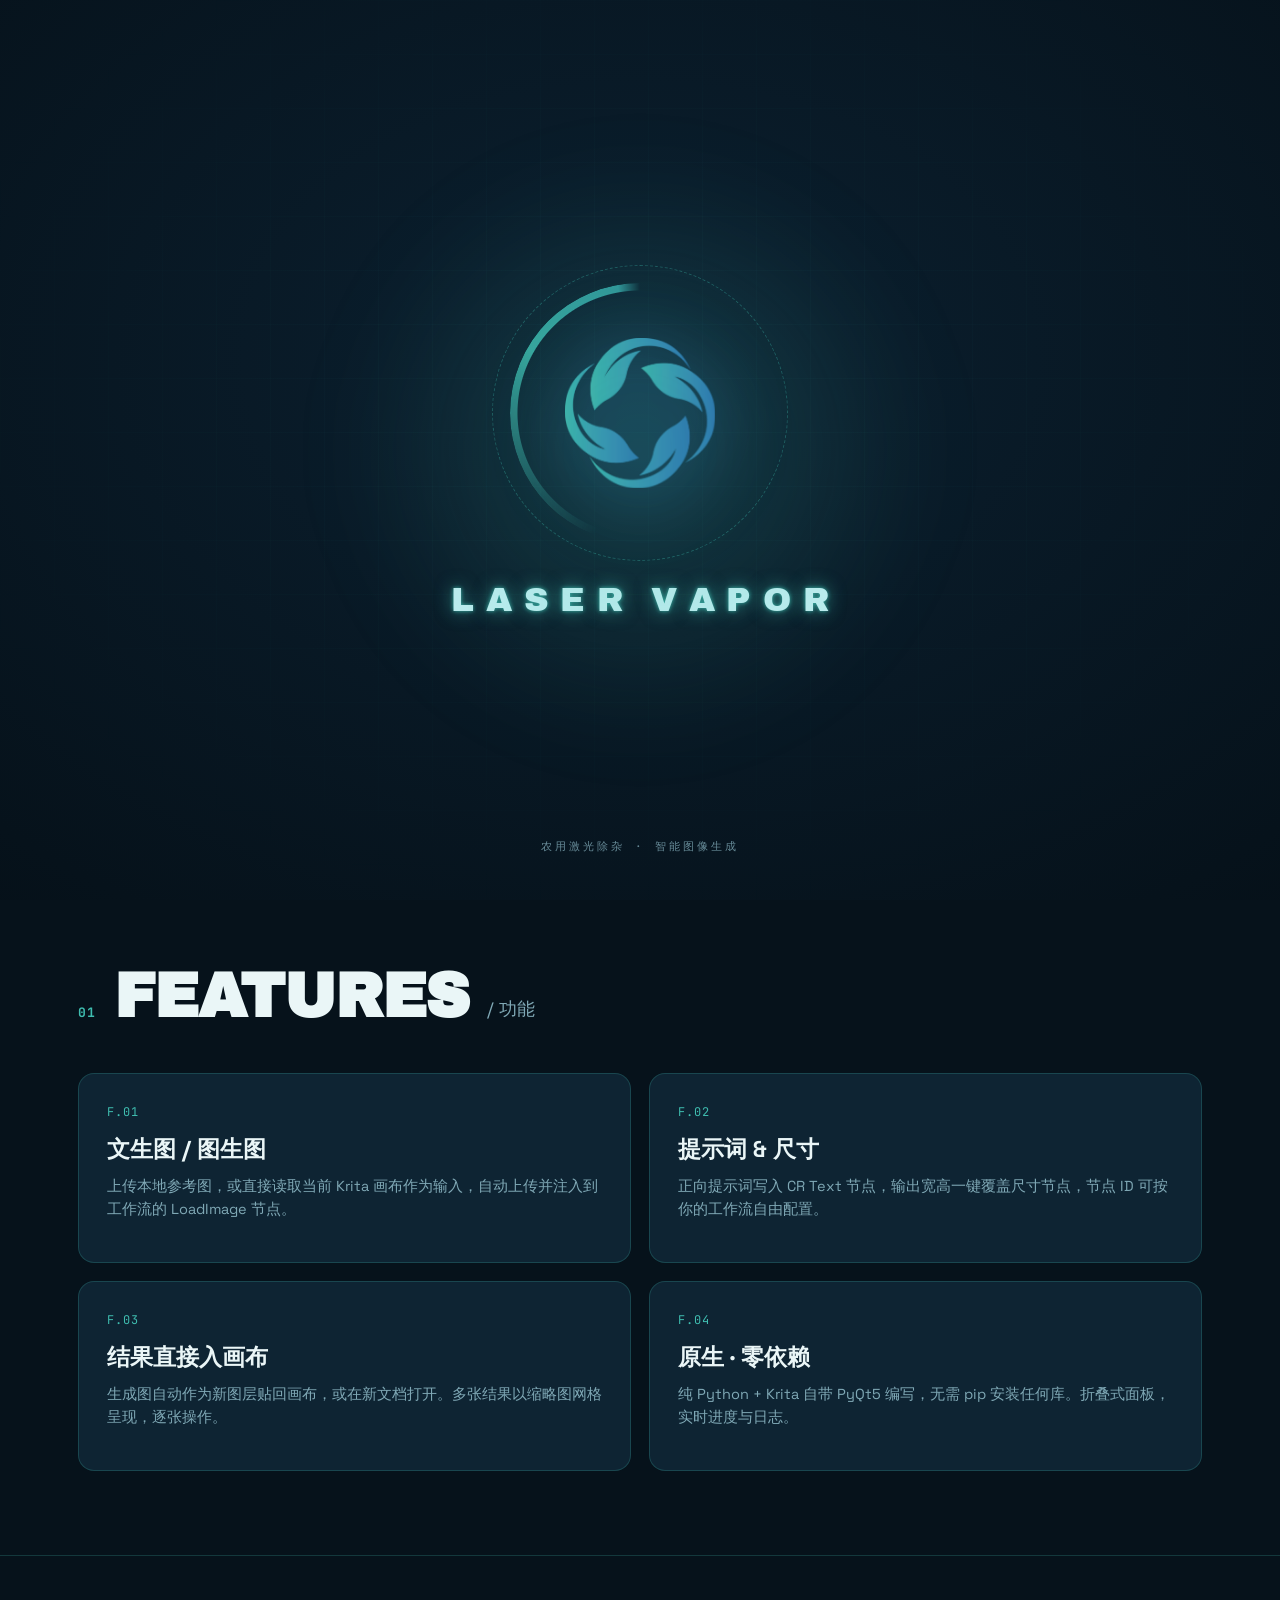
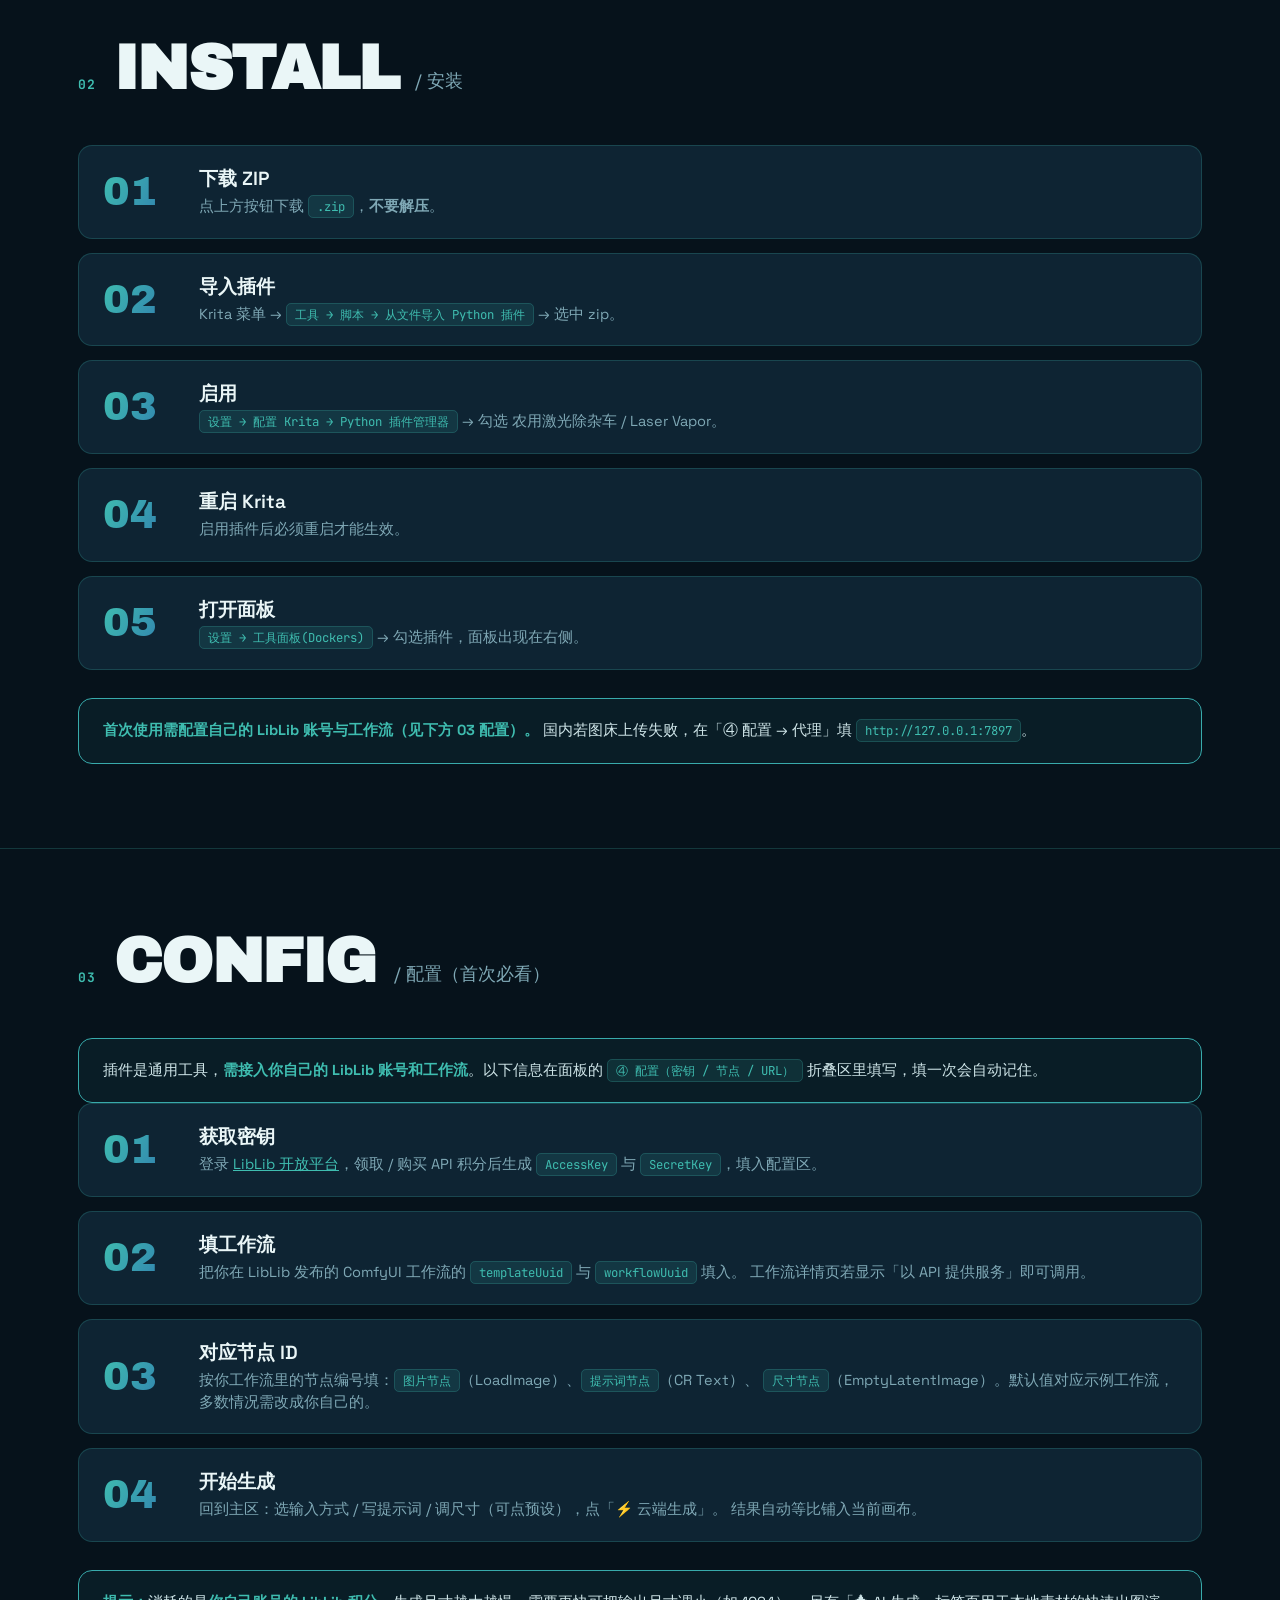
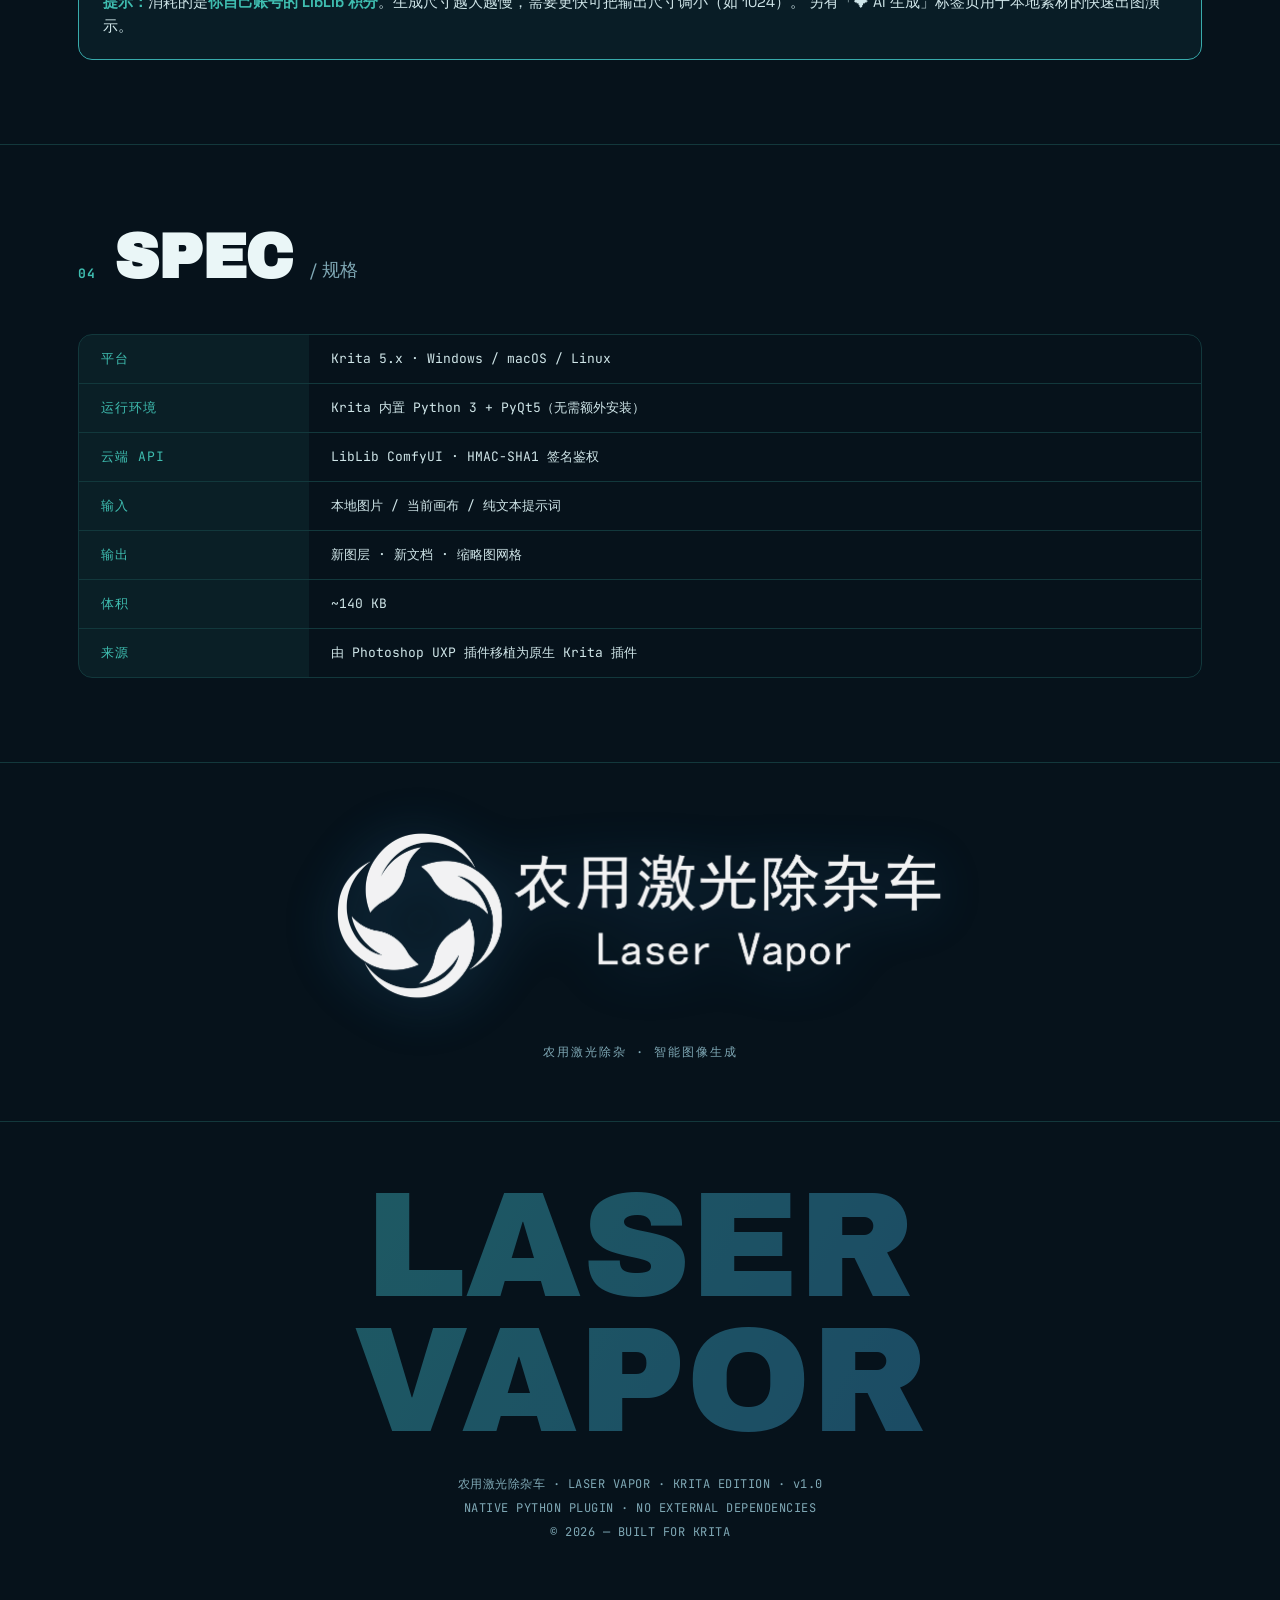
<file: krita/index.html>
<!DOCTYPE html>
<html lang="zh-CN">
<head>
<meta charset="UTF-8" />
<meta name="viewport" content="width=device-width, initial-scale=1.0" />
<title>农用激光除杂车 · Laser Vapor — Krita 插件</title>
<link rel="icon" type="image/png" href="logo.png" />
<link rel="preconnect" href="https://fonts.googleapis.com">
<link rel="preconnect" href="https://fonts.gstatic.com" crossorigin>
<link href="https://fonts.googleapis.com/css2?family=Archivo+Black&family=Space+Grotesk:wght@300;400;500;600;700&family=JetBrains+Mono:wght@400;500;700&display=swap" rel="stylesheet">
<style>
  :root{
    --bg:#06121b;          /* deep tech navy */
    --bg2:#0b1e2c;
    --panel:#0e2433;
    --ink:#eaf6f7;
    --mut:#7fa8b5;
    --teal:#38aaab;
    --teal-lt:#3fbdb0;
    --blue:#2f7aaf;
    --line:rgba(63,189,176,.22);
    --grid:rgba(63,189,176,.06);
  }
  *{box-sizing:border-box;margin:0;padding:0}
  html{scroll-behavior:smooth}
  body{
    background:var(--bg);
    color:var(--ink);
    font-family:'Space Grotesk',-apple-system,"PingFang SC","Microsoft YaHei",sans-serif;
    overflow-x:hidden;-webkit-font-smoothing:antialiased;
  }
  ::selection{background:var(--teal);color:#04121a}

  /* layered backgrounds */
  .grid-bg{position:fixed;inset:0;z-index:0;pointer-events:none;
    background-image:linear-gradient(var(--grid) 1px,transparent 1px),
      linear-gradient(90deg,var(--grid) 1px,transparent 1px);
    background-size:54px 54px;
    mask-image:radial-gradient(140% 90% at 50% 0%,#000 35%,transparent 100%);}
  .glow{position:fixed;z-index:0;pointer-events:none;border-radius:50%;filter:blur(120px);opacity:.5}
  .glow.a{width:560px;height:560px;background:radial-gradient(circle,var(--teal),transparent 65%);top:-180px;left:-120px}
  .glow.b{width:620px;height:620px;background:radial-gradient(circle,var(--blue),transparent 65%);top:140px;right:-220px;opacity:.4}
  .scanline{position:fixed;inset:0;z-index:1;pointer-events:none;opacity:.04;
    background:repeating-linear-gradient(0deg,#fff 0 1px,transparent 1px 4px)}
  .wrap{position:relative;z-index:2;max-width:1180px;margin:0 auto;padding:0 28px}

  /* top bar */
  .topbar{position:sticky;top:0;z-index:30;display:flex;justify-content:space-between;align-items:center;
    padding:12px 28px;border-bottom:1px solid var(--line);
    background:rgba(6,18,27,.78);backdrop-filter:blur(14px);
    font-family:'JetBrains Mono',monospace;font-size:12px;letter-spacing:1px;text-transform:uppercase}
  .topbar .brand{display:flex;align-items:center;gap:10px;font-weight:700}
  .topbar .brand img{width:26px;height:26px}
  .topbar .brand .zh{font-family:'Space Grotesk',"Microsoft YaHei";letter-spacing:0}
  .topbar nav{display:flex;gap:24px}
  .topbar nav a{color:var(--mut);text-decoration:none;transition:color .2s}
  .topbar nav a:hover{color:var(--teal-lt)}
  .dot{width:8px;height:8px;border-radius:50%;background:var(--teal-lt);display:inline-block;
    box-shadow:0 0 10px var(--teal-lt);animation:blink 1.6s steps(2) infinite}
  @keyframes blink{50%{opacity:.25}}

  /* hero */
  .hero{position:relative;padding:74px 0 56px}
  .hero .kick{font-family:'JetBrains Mono',monospace;font-size:12px;letter-spacing:3px;
    text-transform:uppercase;color:var(--teal-lt);margin-bottom:20px;display:flex;align-items:center;gap:10px}
  .hero .kick::before{content:"";width:46px;height:1px;background:var(--teal-lt)}
  .hero-grid{display:grid;grid-template-columns:1fr 340px;gap:48px;align-items:center}
  .h-zh{font-family:'Space Grotesk',"Microsoft YaHei";font-weight:700;
    font-size:clamp(40px,8vw,86px);line-height:1.02;letter-spacing:-.01em}
  .h-en{font-family:'Archivo Black',sans-serif;font-size:clamp(46px,11vw,140px);
    line-height:.86;letter-spacing:-.03em;text-transform:uppercase;margin-top:6px;
    background:linear-gradient(100deg,var(--teal-lt),var(--blue) 70%,var(--teal-lt));
    background-size:220% 100%;-webkit-background-clip:text;background-clip:text;color:transparent;
    animation:sweep 7s linear infinite}
  @keyframes sweep{to{background-position:-220% 0}}
  .hero-desc{font-size:18px;color:#cfe5e8;max-width:520px;line-height:1.55;margin-top:24px}
  .hero-desc b{color:#fff;font-weight:700}
  .tags{display:flex;flex-wrap:wrap;gap:8px;margin-top:24px}
  .tag{font-family:'JetBrains Mono',monospace;font-size:11px;text-transform:uppercase;letter-spacing:.5px;
    border:1px solid var(--line);padding:6px 12px;border-radius:99px;color:var(--mut)}
  .tag.fill{background:linear-gradient(120deg,var(--teal),var(--blue));border-color:transparent;color:#04121a;font-weight:600}

  .logo-stage{display:flex;justify-content:center;align-items:center}
  .logo-ring{width:288px;height:288px;border:1px solid var(--line);border-radius:50%;
    display:flex;align-items:center;justify-content:center;position:relative}
  .logo-ring::before{content:"";position:absolute;inset:-16px;border:1px dashed rgba(63,189,176,.3);
    border-radius:50%;animation:spin 26s linear infinite}
  .logo-ring::after{content:"";position:absolute;inset:26px;border-radius:50%;
    background:radial-gradient(circle,rgba(63,189,176,.18),transparent 70%)}
  .logo-img{width:180px;height:180px;animation:spin 16s linear infinite;
    filter:drop-shadow(0 8px 26px rgba(47,122,175,.5))}
  @keyframes spin{to{transform:rotate(360deg)}}
  /* 交接收束: 从略大旋转缩定到正常尺寸, 衔接开屏飞入。
     终点 360°(视觉 0°) 与 spin 起点对齐, 收束后接匀速自转不跳角 */
  @keyframes logo-settle{
    0%{transform:scale(1.18) rotate(0deg)}
    100%{transform:scale(1) rotate(360deg)}}

  /* CTA band */
  .cta-band{border-top:1px solid var(--line);border-bottom:1px solid var(--line);
    background:linear-gradient(120deg,rgba(56,170,171,.1),rgba(47,122,175,.1))}
  .cta-band a{display:flex;align-items:center;justify-content:space-between;gap:30px;
    text-decoration:none;color:var(--ink);padding:32px 28px;max-width:1180px;margin:0 auto;
    transition:background .25s}
  .cta-band a:hover{background:linear-gradient(120deg,var(--teal),var(--blue));color:#04121a}
  .cta-band .big{font-family:'Archivo Black',sans-serif;font-size:clamp(26px,4.6vw,50px);
    text-transform:uppercase;letter-spacing:-.02em}
  .cta-band .arrow{font-size:clamp(28px,5vw,54px);transition:transform .25s}
  .cta-band a:hover .arrow{transform:translateX(16px)}
  .cta-band .sz{font-family:'JetBrains Mono',monospace;font-size:12px;color:var(--mut);text-align:right}
  .cta-band a:hover .sz{color:#04121a}

  /* marquee */
  .marquee{background:linear-gradient(120deg,var(--teal),var(--blue));color:#04121a;
    overflow:hidden;white-space:nowrap;padding:10px 0;border-bottom:1px solid var(--line)}
  .marquee div{display:inline-block;animation:slide 24s linear infinite;
    font-family:'Archivo Black',sans-serif;font-size:14px;text-transform:uppercase;letter-spacing:1px}
  .marquee span{margin:0 22px}
  @keyframes slide{to{transform:translateX(-50%)}}

  section{padding:84px 0;border-bottom:1px solid var(--line)}
  .sec-head{display:flex;align-items:baseline;gap:18px;margin-bottom:46px}
  .sec-num{font-family:'JetBrains Mono',monospace;font-size:13px;color:var(--teal-lt);font-weight:700;letter-spacing:1px}
  .sec-head h2{font-family:'Archivo Black',sans-serif;font-size:clamp(30px,6vw,62px);
    text-transform:uppercase;letter-spacing:-.02em;line-height:.95}
  .sec-head .zh{font-size:18px;color:var(--mut);font-family:'Space Grotesk',"Microsoft YaHei";align-self:end;margin-bottom:6px}

  .feat-grid{display:grid;grid-template-columns:repeat(2,1fr);gap:18px}
  .cell{background:var(--panel);border:1px solid var(--line);border-radius:16px;padding:30px 28px;
    position:relative;overflow:hidden;transition:transform .25s,border-color .25s;min-height:190px}
  .cell::after{content:"";position:absolute;inset:0;background:radial-gradient(400px 180px at 100% 0%,rgba(63,189,176,.12),transparent 60%);opacity:0;transition:opacity .3s}
  .cell:hover{transform:translateY(-5px);border-color:var(--teal)}
  .cell:hover::after{opacity:1}
  .cell .idx{font-family:'JetBrains Mono',monospace;font-size:12px;color:var(--teal-lt);letter-spacing:1px}
  .cell h3{font-size:23px;font-weight:700;margin:14px 0 10px}
  .cell p{font-size:14.5px;line-height:1.6;color:var(--mut)}

  .steps{display:grid;gap:14px}
  .step{display:grid;grid-template-columns:74px 1fr;gap:22px;align-items:center;
    background:var(--panel);border:1px solid var(--line);border-radius:14px;padding:20px 24px;transition:border-color .2s}
  .step:hover{border-color:var(--teal)}
  .step .n{font-family:'Archivo Black',sans-serif;font-size:40px;line-height:1;
    background:linear-gradient(120deg,var(--teal-lt),var(--blue));-webkit-background-clip:text;background-clip:text;color:transparent}
  .step h4{font-size:19px;font-weight:600;margin-bottom:4px}
  .step p{font-size:14.5px;color:var(--mut);line-height:1.5}
  code{font-family:'JetBrains Mono',monospace;background:rgba(63,189,176,.12);color:var(--teal-lt);
    padding:2px 8px;font-size:.85em;border-radius:5px;border:1px solid var(--line)}

  .callout{border:1px solid var(--teal);background:rgba(56,170,171,.08);border-radius:14px;
    padding:20px 24px;margin-top:28px;font-size:14.5px;line-height:1.65;color:#cfe5e8}
  .callout b{color:var(--teal-lt)}

  .spec{border:1px solid var(--line);border-radius:14px;overflow:hidden;font-family:'JetBrains Mono',monospace}
  .spec .row{display:grid;grid-template-columns:230px 1fr;border-bottom:1px solid var(--line);font-size:13px}
  .spec .row:last-child{border-bottom:none}
  .spec .k{padding:15px 22px;background:rgba(63,189,176,.08);color:var(--teal-lt);text-transform:uppercase;letter-spacing:1px}
  .spec .v{padding:15px 22px;color:#cfe5e8}

  .lockup-band{padding:60px 0;text-align:center;border-bottom:1px solid var(--line)}
  .lockup-band img{max-width:min(620px,86%);height:auto;
    filter:brightness(0) invert(1) drop-shadow(0 6px 30px rgba(47,122,175,.4));
    opacity:.95}
  .lockup-band p{font-family:'JetBrains Mono',monospace;font-size:12px;color:var(--mut);
    letter-spacing:2px;text-transform:uppercase;margin-top:24px}

  footer{padding:56px 0 70px;text-align:center}
  footer .big{font-family:'Archivo Black',sans-serif;font-size:clamp(40px,12vw,150px);
    line-height:.9;text-transform:uppercase;
    background:linear-gradient(120deg,var(--teal),var(--blue));-webkit-background-clip:text;background-clip:text;color:transparent;opacity:.5}
  footer .info{font-family:'JetBrains Mono',monospace;font-size:12px;color:var(--mut);letter-spacing:.5px;line-height:2;margin-top:24px}

  /* ============ 开屏加载动画 PRELOADER ============ */
  .preloader{position:fixed;inset:0;z-index:9999;display:flex;flex-direction:column;
    align-items:center;justify-content:center;gap:38px;
    background:radial-gradient(120% 120% at 50% 40%,#0b2030 0%,#06121b 60%,#03090e 100%);
    overflow:hidden;will-change:opacity,clip-path}
  /* faint grid + drifting glow inside the curtain, echoes the page bg */
  .preloader::before{content:"";position:absolute;inset:0;opacity:.5;
    background-image:linear-gradient(var(--grid) 1px,transparent 1px),
      linear-gradient(90deg,var(--grid) 1px,transparent 1px);
    background-size:54px 54px;
    mask-image:radial-gradient(60% 60% at 50% 45%,#000 30%,transparent 100%)}
  .preloader::after{content:"";position:absolute;width:680px;height:680px;border-radius:50%;
    background:radial-gradient(circle,rgba(63,189,176,.22),transparent 62%);
    filter:blur(40px);animation:pl-breathe 3.2s ease-in-out infinite}
  @keyframes pl-breathe{50%{transform:scale(1.18);opacity:.6}}

  .pl-stage{position:relative;width:260px;height:260px;display:flex;
    align-items:center;justify-content:center;will-change:transform}
  /* sweeping conic loader ring drawn around the logo */
  .pl-ring{position:absolute;inset:0;border-radius:50%;
    background:conic-gradient(from 0deg,transparent 0deg,transparent 200deg,
      var(--teal-lt) 300deg,var(--teal) 350deg,transparent 360deg);
    -webkit-mask:radial-gradient(circle,transparent 122px,#000 123px,#000 130px,transparent 131px);
    mask:radial-gradient(circle,transparent 122px,#000 123px,#000 130px,transparent 131px);
    animation:pl-sweep 1.15s cubic-bezier(.5,.05,.2,1) infinite;opacity:0;
    animation-delay:.55s;animation-fill-mode:forwards}
  @keyframes pl-sweep{0%{opacity:0;transform:rotate(0)}15%{opacity:1}
    85%{opacity:1}100%{opacity:.85;transform:rotate(360deg)}}
  /* a second, thin dashed orbit that counter-rotates for depth */
  .pl-orbit{position:absolute;inset:-18px;border-radius:50%;
    border:1px dashed rgba(63,189,176,.35);opacity:0;
    animation:pl-orbit-in .8s ease .35s forwards, spin 18s linear infinite reverse}
  @keyframes pl-orbit-in{from{opacity:0;transform:scale(.7)}to{opacity:1;transform:scale(1)}}

  .pl-logo{width:150px;height:150px;
    filter:drop-shadow(0 10px 34px rgba(47,122,175,.6));
    /* entrance: unscrew into view, then settle into a steady spin */
    animation:pl-enter 1.05s cubic-bezier(.22,1,.36,1) forwards,
              pl-spin 9s linear .95s infinite;
    will-change:transform,filter}
  @keyframes pl-enter{
    0%{opacity:0;transform:scale(.2) rotate(-150deg);filter:blur(14px) drop-shadow(0 0 0 rgba(47,122,175,0))}
    55%{opacity:1;filter:blur(0) drop-shadow(0 10px 34px rgba(47,122,175,.6))}
    70%{transform:scale(1.12) rotate(24deg)}   /* tiny overshoot — gives it life */
    100%{transform:scale(1) rotate(0deg)}}
  @keyframes pl-spin{to{transform:rotate(360deg)}}

  .pl-word{font-family:'Archivo Black',sans-serif;font-size:clamp(22px,4vw,34px);
    letter-spacing:.34em;text-transform:uppercase;
    display:flex;justify-content:center;padding-left:.34em}
  .pl-word span{opacity:0;transform:translateY(16px);display:inline-block;
    color:#bfeef0;text-shadow:0 0 18px rgba(63,189,176,.65),0 0 4px rgba(63,189,176,.9);
    animation:pl-letter .55s cubic-bezier(.2,.8,.25,1) forwards}
  @keyframes pl-letter{to{opacity:1;transform:none}}
  .pl-sub{position:absolute;bottom:46px;font-family:'JetBrains Mono',monospace;
    font-size:11px;letter-spacing:3px;text-transform:uppercase;color:var(--mut);
    opacity:0;animation:pl-fade .6s ease 1.5s forwards}
  @keyframes pl-fade{to{opacity:.8}}

  /* exit: 幕布快速整体淡出, 把舞台让给 hero logo 的收束动画(不再用圆形收缩遮挡落点) */
  .preloader.done{animation:pl-curtain .5s ease forwards;pointer-events:none}
  @keyframes pl-curtain{
    to{opacity:0;visibility:hidden}}
  /* 起飞瞬间: 中心的圆环/虚线轨道/辉光立刻收掉(.18s), 只让 logo 干净飞走 —
     否则它们会原地残留, 出现"光圈不跟着走"的怪象。文字略慢淡出无妨。 */
  .preloader.flying .pl-ring,.preloader.flying .pl-orbit,
  .preloader.flying::after{opacity:0;animation:none;transition:opacity .18s ease}
  .preloader.flying .pl-word,.preloader.flying .pl-sub{opacity:0;transition:opacity .3s ease}
  .preloader.flying .pl-logo{animation:none}     /* freeze spin; JS drives the flight */
  .pl-logo.flight{transition:transform .92s cubic-bezier(.65,0,.2,1),
    filter .92s ease;will-change:transform}

  /* page sits hidden until the curtain releases it.
     只在 loading 时压暗这些层; 解除后它们各自回到设计透明度(scanline .04 / glow .5/.4) */
  body.loading{overflow:hidden}
  body.loading .grid-bg,body.loading .glow,body.loading .topbar,
  body.loading .hero,body.loading .scanline{opacity:0}
  /* reveal: 平滑过渡回各自默认 opacity, 不强设为 1 */
  .grid-bg,.glow,.topbar,.hero,.scanline{transition:opacity .8s ease}
  @media(prefers-reduced-motion:reduce){
    .preloader{display:none}body.loading{overflow:auto}
    body.loading .grid-bg,body.loading .glow,body.loading .topbar,
    body.loading .hero,body.loading .scanline{opacity:unset}}

  .reveal{opacity:0;transform:translateY(36px);transition:opacity .7s cubic-bezier(.2,.7,.2,1),transform .7s cubic-bezier(.2,.7,.2,1)}
  .reveal.in{opacity:1;transform:none}

  @media(max-width:780px){
    .hero-grid{grid-template-columns:1fr}.logo-stage{order:-1;margin-bottom:6px}
    .logo-ring{width:210px;height:210px}.logo-img{width:128px;height:128px}
    .feat-grid{grid-template-columns:1fr}.spec .row{grid-template-columns:1fr}
    .topbar nav{display:none}
  }
</style>
</head>
<body class="loading">

<!-- ============ 开屏加载动画 ============ -->
<div class="preloader" id="preloader">
  <div class="pl-stage" id="plStage">
    <div class="pl-orbit"></div>
    <div class="pl-ring"></div>
    <img src="logo.png" alt="Laser Vapor" class="pl-logo" id="plLogo"/>
  </div>
  <div class="pl-word" id="plWord" aria-label="Laser Vapor"></div>
  <div class="pl-sub">农用激光除杂 · 智能图像生成</div>
</div>

<div class="grid-bg"></div>
<div class="glow a"></div><div class="glow b"></div>
<div class="scanline"></div>

<div class="topbar">
  <div class="brand"><img src="logo.png" alt=""/><span class="zh">农用激光除杂车</span> / LASER VAPOR</div>
  <nav>
    <a href="#features">功能</a><a href="#install">安装</a><a href="#config">配置</a><a href="#spec">规格</a><a href="#download">下载</a>
  </nav>
  <div><span class="dot"></span> KRITA · v1.0</div>
</div>

<!-- HERO -->
<header class="hero">
  <div class="wrap">
    <div class="kick">AI 图像生成 · LIBLIB COMFYUI 云端工作流</div>
    <div class="hero-grid">
      <div>
        <h1>
          <span class="h-zh">农用激光除杂车</span>
          <span class="h-en">Laser Vapor</span>
        </h1>
        <div class="hero-desc reveal">
          把 <b>LibLib ComfyUI 云端工作流</b>装进 Krita。上传参考图、写提示词、一键生成，
          结果<b>直接变成图层</b>贴回画布——无需离开你的创作现场。
        </div>
        <div class="tags reveal">
          <span class="tag fill">文生图</span>
          <span class="tag fill">图生图</span>
          <span class="tag">本地上传</span>
          <span class="tag">提示词注入</span>
          <span class="tag">结果入图层</span>
          <span class="tag">零依赖</span>
        </div>
      </div>
      <div class="logo-stage">
        <div class="logo-ring"><img src="logo.png" alt="Laser Vapor" class="logo-img"/></div>
      </div>
    </div>
  </div>
</header>

<!-- CTA -->
<div class="cta-band" id="download">
  <a href="comfyui-laservapor-krita.zip" download>
    <span class="big">⬇ 下载插件</span>
    <span class="arrow">→</span>
    <span class="sz">comfyui-laservapor-krita.zip<br/>~140 KB · KRITA 5.X<br/>WIN / MAC / LINUX</span>
  </a>
</div>

<div class="marquee"><div>
  <span>◆ 文生图</span><span>◆ 图生图</span><span>◆ 提示词注入</span><span>◆ 自定义尺寸</span><span>◆ 结果入图层</span><span>◆ 折叠面板</span><span>◆ 零依赖</span>
  <span>◆ 文生图</span><span>◆ 图生图</span><span>◆ 提示词注入</span><span>◆ 自定义尺寸</span><span>◆ 结果入图层</span><span>◆ 折叠面板</span><span>◆ 零依赖</span>
</div></div>

<!-- FEATURES -->
<section id="features">
  <div class="wrap">
    <div class="sec-head reveal"><span class="sec-num">01</span><h2>FEATURES</h2><span class="zh">/ 功能</span></div>
    <div class="feat-grid reveal">
      <div class="cell"><div class="idx">F.01</div><h3>文生图 / 图生图</h3>
        <p>上传本地参考图，或直接读取当前 Krita 画布作为输入，自动上传并注入到工作流的 LoadImage 节点。</p></div>
      <div class="cell"><div class="idx">F.02</div><h3>提示词 & 尺寸</h3>
        <p>正向提示词写入 CR Text 节点，输出宽高一键覆盖尺寸节点，节点 ID 可按你的工作流自由配置。</p></div>
      <div class="cell"><div class="idx">F.03</div><h3>结果直接入画布</h3>
        <p>生成图自动作为新图层贴回画布，或在新文档打开。多张结果以缩略图网格呈现，逐张操作。</p></div>
      <div class="cell"><div class="idx">F.04</div><h3>原生 · 零依赖</h3>
        <p>纯 Python + Krita 自带 PyQt5 编写，无需 pip 安装任何库。折叠式面板，实时进度与日志。</p></div>
    </div>
  </div>
</section>

<!-- INSTALL -->
<section id="install">
  <div class="wrap">
    <div class="sec-head reveal"><span class="sec-num">02</span><h2>INSTALL</h2><span class="zh">/ 安装</span></div>
    <div class="steps reveal">
      <div class="step"><div class="n">01</div><div><h4>下载 ZIP</h4><p>点上方按钮下载 <code>.zip</code>，<b>不要解压</b>。</p></div></div>
      <div class="step"><div class="n">02</div><div><h4>导入插件</h4><p>Krita 菜单 → <code>工具 → 脚本 → 从文件导入 Python 插件</code> → 选中 zip。</p></div></div>
      <div class="step"><div class="n">03</div><div><h4>启用</h4><p><code>设置 → 配置 Krita → Python 插件管理器</code> → 勾选 农用激光除杂车 / Laser Vapor。</p></div></div>
      <div class="step"><div class="n">04</div><div><h4>重启 Krita</h4><p>启用插件后必须重启才能生效。</p></div></div>
      <div class="step"><div class="n">05</div><div><h4>打开面板</h4><p><code>设置 → 工具面板(Dockers)</code> → 勾选插件，面板出现在右侧。</p></div></div>
    </div>
    <div class="callout reveal">
      <b>首次使用需配置自己的 LibLib 账号与工作流（见下方 03 配置）。</b>
      国内若图床上传失败，在「④ 配置 → 代理」填 <code>http://127.0.0.1:7897</code>。
    </div>
  </div>
</section>

<!-- CONFIG -->
<section id="config">
  <div class="wrap">
    <div class="sec-head reveal"><span class="sec-num">03</span><h2>CONFIG</h2><span class="zh">/ 配置（首次必看）</span></div>
    <div class="callout reveal" style="margin-top:0">
      插件是通用工具，<b>需接入你自己的 LibLib 账号和工作流</b>。以下信息在面板的
      <code>④ 配置（密钥 / 节点 / URL）</code> 折叠区里填写，填一次会自动记住。
    </div>
    <div class="steps reveal">
      <div class="step"><div class="n">01</div><div><h4>获取密钥</h4>
        <p>登录 <a href="https://www.liblib.art" target="_blank" style="color:var(--teal-lt)">LibLib 开放平台</a>，领取 / 购买 API 积分后生成
        <code>AccessKey</code> 与 <code>SecretKey</code>，填入配置区。</p></div></div>
      <div class="step"><div class="n">02</div><div><h4>填工作流</h4>
        <p>把你在 LibLib 发布的 ComfyUI 工作流的 <code>templateUuid</code> 与 <code>workflowUuid</code> 填入。
        工作流详情页若显示「以 API 提供服务」即可调用。</p></div></div>
      <div class="step"><div class="n">03</div><div><h4>对应节点 ID</h4>
        <p>按你工作流里的节点编号填：<code>图片节点</code>（LoadImage）、<code>提示词节点</code>（CR Text）、
        <code>尺寸节点</code>（EmptyLatentImage）。默认值对应示例工作流，多数情况需改成你自己的。</p></div></div>
      <div class="step"><div class="n">04</div><div><h4>开始生成</h4>
        <p>回到主区：选输入方式 / 写提示词 / 调尺寸（可点预设），点「⚡ 云端生成」。
        结果自动等比铺入当前画布。</p></div></div>
    </div>
    <div class="callout reveal">
      <b>提示：</b>消耗的是<b>你自己账号的 LibLib 积分</b>。生成尺寸越大越慢，需要更快可把输出尺寸调小（如 1024）。
      另有「✦ AI 生成」标签页用于本地素材的快速出图演示。
    </div>
  </div>
</section>

<!-- SPEC -->
<section id="spec">
  <div class="wrap">
    <div class="sec-head reveal"><span class="sec-num">04</span><h2>SPEC</h2><span class="zh">/ 规格</span></div>
    <div class="spec reveal">
      <div class="row"><div class="k">平台</div><div class="v">Krita 5.x · Windows / macOS / Linux</div></div>
      <div class="row"><div class="k">运行环境</div><div class="v">Krita 内置 Python 3 + PyQt5（无需额外安装）</div></div>
      <div class="row"><div class="k">云端 API</div><div class="v">LibLib ComfyUI · HMAC-SHA1 签名鉴权</div></div>
      <div class="row"><div class="k">输入</div><div class="v">本地图片 / 当前画布 / 纯文本提示词</div></div>
      <div class="row"><div class="k">输出</div><div class="v">新图层 · 新文档 · 缩略图网格</div></div>
      <div class="row"><div class="k">体积</div><div class="v">~140 KB</div></div>
      <div class="row"><div class="k">来源</div><div class="v">由 Photoshop UXP 插件移植为原生 Krita 插件</div></div>
    </div>
  </div>
</section>

<!-- BRAND LOCKUP -->
<div class="lockup-band reveal">
  <div class="wrap">
    <img src="brand-lockup.png" alt="农用激光除杂车 Laser Vapor"/>
    <p>农用激光除杂 · 智能图像生成</p>
  </div>
</div>

<footer>
  <div class="wrap">
    <div class="big">LASER VAPOR</div>
    <div class="info">
      农用激光除杂车 · LASER VAPOR · KRITA EDITION · v1.0<br/>
      NATIVE PYTHON PLUGIN · NO EXTERNAL DEPENDENCIES<br/>
      © 2026 — BUILT FOR KRITA
    </div>
  </div>
</footer>

<script>
  /* 每次刷新都从顶部开始: 关掉浏览器的滚动位置记忆并强制置顶 */
  if('scrollRestoration' in history){ history.scrollRestoration = 'manual'; }
  window.scrollTo(0,0);
  window.addEventListener('load',()=>window.scrollTo(0,0));

  /* ============ 开屏加载动画 编排 ============ */
  (function(){
    const pre = document.getElementById('preloader');
    if(!pre) return;
    const reduce = matchMedia('(prefers-reduced-motion:reduce)').matches;

    // 逐字注入品牌字, 错峰淡入
    const word = document.getElementById('plWord');
    const text = 'LASER VAPOR';
    [...text].forEach((ch,i)=>{
      const s=document.createElement('span');
      if(ch===' '){ s.style.width='.5em'; } else { s.textContent=ch; }
      s.style.animationDelay = (0.75 + i*0.05) + 's';
      word.appendChild(s);
    });

    function finish(){ document.body.classList.remove('loading'); pre&&pre.remove(); }
    if(reduce){ finish(); return; }

    const plLogo = document.getElementById('plLogo');
    const heroLogo = document.querySelector('.hero .logo-img');

    function reveal(){
      document.body.classList.add('hero-reveal');
      document.body.classList.remove('loading');
    }

    // FLIP: 把幕布 logo 精确飞到 hero logo 的最终位置/尺寸, 落地角度对齐, 无缝接管
    function flyToHero(){
      if(!heroLogo){ pre.classList.add('done'); reveal(); setTimeout(()=>pre.remove(),900); return; }

      // 先让页面浮现, 但 hero 那个常驻 logo 暂时隐身 —— 由飞入的幕布 logo 顶替它,
      // 飞行结束的瞬间再原地交接, 避免"两个 logo"或落点跳变。
      heroLogo.style.visibility = 'hidden';
      reveal();
      void document.body.offsetWidth;          // 让 hero 布局生效, 量到准确落点

      const from = plLogo.getBoundingClientRect();
      const to   = heroLogo.getBoundingClientRect();
      const dx = (to.left+to.width/2) - (from.left+from.width/2);
      const dy = (to.top+to.height/2) - (from.top+from.height/2);
      const scale = to.width / from.width;

      pre.classList.add('flying');             // 收起光环/文字, 冻结入场自转
      void plLogo.offsetWidth;
      plLogo.classList.add('flight');
      // 落地: 比 hero 最终尺寸略大(1.18x)+ 角度对齐 360°, 交给 hero logo 接着缩定
      plLogo.style.transform =
        `translate(${dx}px,${dy}px) scale(${scale*1.18}) rotate(360deg)`;
      plLogo.style.filter = 'drop-shadow(0 8px 26px rgba(47,122,175,.5))';

      // 飞行结束(.92s)那一刻原地交接。关键: 幕布(z-index 9999)在 hero logo 之上,
      // 必须先让幕布快速让位, 收束才看得见 —— 否则被还没溶完的幕布挡住。
      const HANDOFF = 920;
      const SETTLE = 1100;                       // 收束时长, 放慢看得清
      setTimeout(()=>{
        // 1) 幕布立刻开始溶解(快), 露出底下的 hero 落点
        pre.classList.add('done');
        // 2) hero logo 在干净页面上显形并收束: 1.18x→1x 缩定 + 转一圈, 带回弹
        heroLogo.style.animation =
          `logo-settle ${SETTLE}ms cubic-bezier(.16,.84,.28,1.06) forwards`;
        heroLogo.style.visibility = 'visible';
        plLogo.style.visibility = 'hidden';
        // 3) 收束结束后无缝接入常驻匀速自转(终点视觉 0° 对齐 spin 起点)
        heroLogo.addEventListener('animationend', function onSettle(){
          heroLogo.removeEventListener('animationend', onSettle);
          heroLogo.style.animation = 'spin 16s linear infinite';
        });
      }, HANDOFF);
      // 幕布 done 动画 .85s, 收束 1.1s —— 等收束跑完再彻底收场
      setTimeout(finish, HANDOFF + SETTLE + 200);
    }

    // 时间线: 入场(1.05s)+蓄力旋转 → ~2.0s 起飞。
    // 只依赖墙钟 setTimeout, 不等 load(图片是单张本地 PNG, 已在 DOM 里预解码)。
    let flown = false;
    const go = ()=>{ if(flown) return; flown = true; flyToHero(); };
    setTimeout(go, 2000);
    // 兜底: 任何情况下最多 3.5s 强制收场
    setTimeout(go, 3500);
  })();

  const io = new IntersectionObserver((es)=>{es.forEach(e=>{if(e.isIntersecting){e.target.classList.add('in');io.unobserve(e.target);}})},{threshold:.12});
  document.querySelectorAll('.reveal').forEach(el=>io.observe(el));
  // glow drift on scroll
  window.addEventListener('scroll',()=>{const y=window.scrollY;
    const a=document.querySelector('.glow.a'),b=document.querySelector('.glow.b');
    if(a)a.style.transform='translateY('+(y*0.15)+'px)';
    if(b)b.style.transform='translateY('+(-y*0.1)+'px)';
  },{passive:true});
</script>
</body>
</html>
</file>
